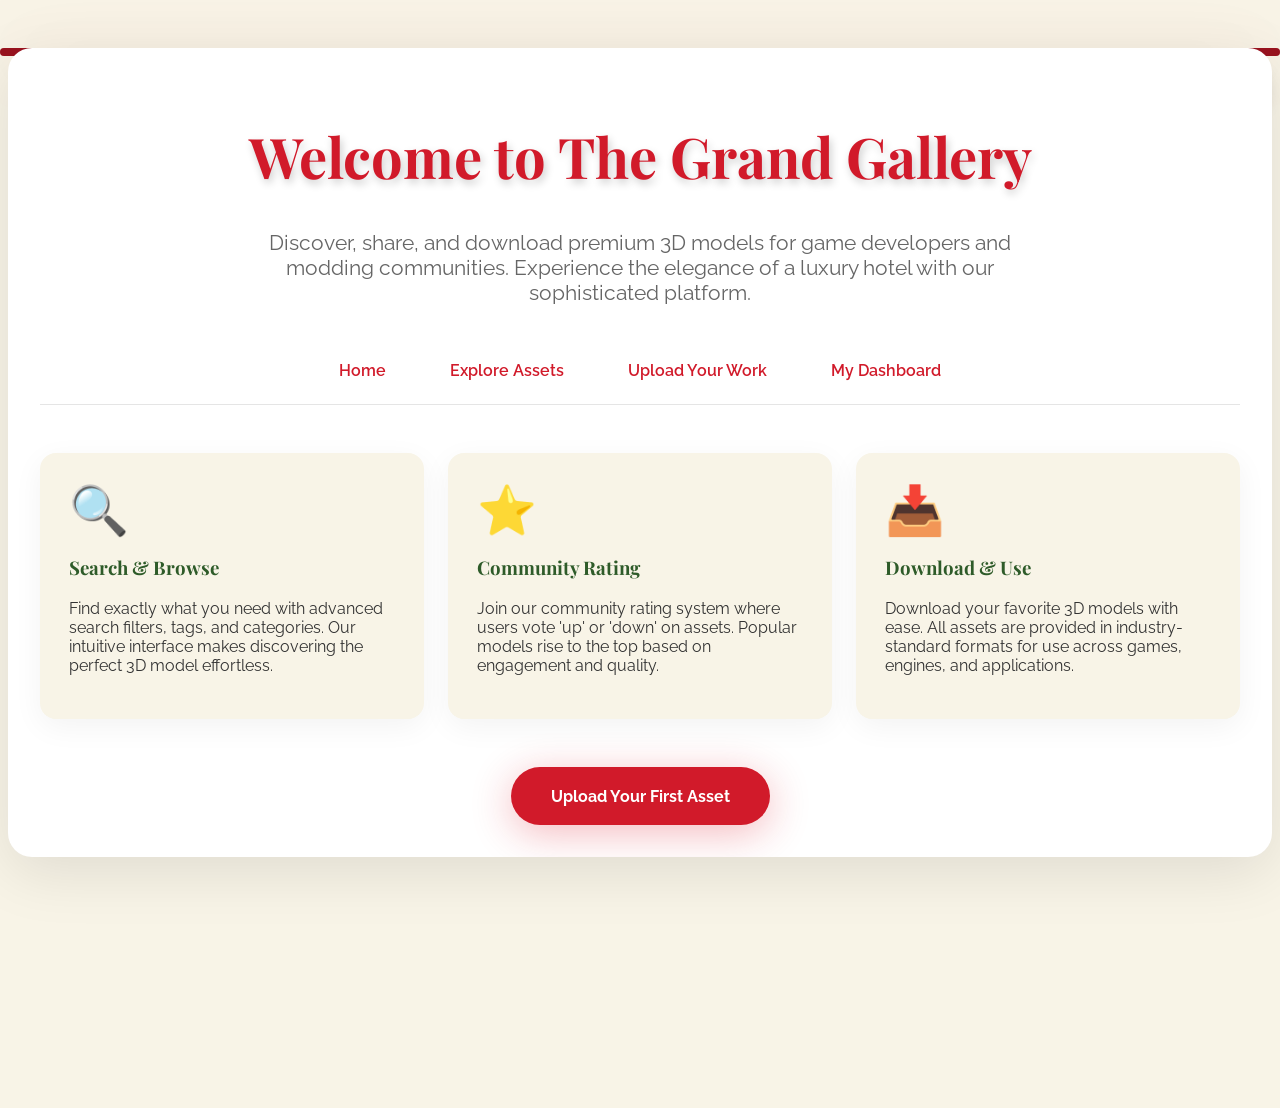
<file: index.html>
<!DOCTYPE html>
<html lang="en">
<head>
    <meta charset="UTF-8" />
    <meta name="viewport" content="width=device-width, initial-scale=1.0"/>
    <title>The Grand Gallery - 3D Asset Marketplace</title>
    <link href="https://fonts.googleapis.com/css2?family=Playfair+Display:wght@400;700&family=Raleway:wght@300;400;600&display=swap" rel="stylesheet"/>
    <style>
        :root {
            --primary-red: #d11a2a;
            --accent-green: #2e5b29;
            --wood-light: #f8f4e7;
            --wood-dark: #c3a06a;
            --text-primary: #333;
            --text-secondary: #666;
        }
        
        body {
            margin: 0;
            padding: 0;
            font-family: 'Raleway', sans-serif;
            background-color: var(--wood-light);
            color: var(--text-primary);
            transition: all 0.4s ease;
            position: relative;
        }

        /* Red carpet element - the main visual feature */
        .red-carpet {
            position: absolute;
            width: 100%;
            height: 8px;
            background-color: var(--primary-red);
            top: 0;
            left: 0;
            z-index: 1;
            border-radius: 20px;
            box-shadow: inset 0 -5px 40px rgba(0,0,0,0.3), 
                        0 0 80px rgba(217, 26, 42, 0.2);
        }

        /* Main container with sharp edges */
        .main-container {
            position: relative;
            z-index: 2;
            max-width: 1200px;
            margin: 3rem auto;
            padding: 2rem;
            background-color: white;
            border-radius: 24px;
            box-shadow: 0 15px 60px rgba(0,0,0,0.1);
            overflow: hidden;
        }

        /* Header section */
        .header {
            text-align: center;
            margin-bottom: 2rem;
            position: relative;
        }
        
        .header h1 {
            font-family: 'Playfair Display', serif;
            font-size: 3.5rem;
            font-weight: 700;
            color: var(--primary-red);
            text-shadow: 2px 4px 8px rgba(0,0,0,0.2);
        }
        
        .header p {
            font-family: 'Raleway', sans-serif;
            font-size: 1.3rem;
            margin-top: 0.5rem;
            color: var(--text-secondary);
            max-width: 800px;
            margin-left: auto;
            margin-right: auto;
        }

        /* Feature highlights */
        .features {
            display: flex;
            justify-content: space-between;
            flex-wrap: wrap;
            gap: 1.5rem;
            margin-bottom: 3rem;
        }
        
        .feature-card {
            flex: 1;
            min-width: 240px;
            padding: 1.8rem;
            background-color: var(--wood-light);
            border-radius: 16px;
            box-shadow: 0 8px 30px rgba(0,0,0,0.05);
            transition: transform 0.3s ease, box-shadow 0.3s ease;
        }
        
        .feature-card:hover {
            transform: translateY(-5px) scale(1.02);
            box-shadow: 0 18px 60px rgba(0,0,0,0.1);
        }
        
        .feature-icon {
            font-size: 3rem;
            color: var(--primary-red);
            margin-bottom: 1rem;
        }
        
        .feature-card h3 {
            font-family: 'Playfair Display', serif;
            font-weight: 700;
            margin-top: 0.5rem;
            color: var(--accent-green);
        }

        /* Navigation */
        nav {
            display: flex;
            justify-content: center;
            gap: 2rem;
            margin-bottom: 3rem;
            padding: 1rem 0;
            border-bottom: 1px solid rgba(0,0,0,0.1);
        }
        
        nav a {
            text-decoration: none;
            font-weight: 600;
            color: var(--primary-red);
            position: relative;
            transition: all 0.3s ease;
            padding: 0.5rem 1rem;
            border-radius: 24px;
        }
        
        nav a::after {
            content: '';
            position: absolute;
            bottom: -8px;
            left: 50%;
            transform: translateX(-50%);
            width: 0;
            height: 3px;
            background-color: var(--accent-green);
            transition: all 0.4s ease;
        }
        
        nav a:hover {
            color: #fff;
            background-color: var(--primary-red);
            font-weight: 700;
        }
        
        nav a:hover::after {
            width: 100%;
        }

        /* Responsive adjustments */
        @media (max-width: 768px) {
            .header h1 {
                font-size: 2.5rem;
            }
            
            .features {
                flex-direction: column;
                align-items: center;
            }
            
            nav {
                flex-wrap: wrap;
                gap: 0.8rem;
            }
        }

        /* Dark mode toggle */
        .theme-toggle {
            position: absolute;
            top: 1rem;
            right: 1rem;
            background-color: rgba(255,255,255,0.9);
            border-radius: 30px;
            padding: 0.8rem 1.2rem;
            box-shadow: 0 4px 20px rgba(0,0,0,0.2);
            cursor: pointer;
            font-weight: bold;
            color: var(--primary-red);
            transition: all 0.3s ease;
        }
        
        .theme-toggle:hover {
            background-color: rgba(255,255,255,1);
            transform: translateY(-2px);
        }

        /* Spruce wood decorative elements */
        .wood-decoration {
            position: absolute;
            z-index: 0;
            opacity: 0.3;
        }
        
        .wood-decoration::before {
            content: '';
            position: absolute;
            width: 150px;
            height: 150px;
            background-image: url('data:image/svg+xml;utf8,<svg xmlns="http://www.w3.org/2.0" viewBox="0 0 100 100"><path d="M50,10 C70,10 90,30 90,50 C90,70 70,90 50,90 C30,90 10,70 10,50 C10,30 30,10 50,10 Z" fill="%232e5b29"/></svg>');
            background-size: cover;
            border-radius: 80px;
        }
        
        .wood-decoration-1 { top: -10%; left: 10%; transform: rotate(45deg); }
        .wood-decoration-2 { bottom: -15%; right: 15%; transform: rotate(-30deg); }
        .wood-decoration-3 { top: 80%; left: 20%; transform: rotate(60deg); }
    </style>
</head>
<body>
    <!-- Red carpet element -->
    <div class="red-carpet"></div>

    <!-- Spruce wood decorative elements -->
    <div class="wood-decoration wood-decoration-1"></div>
    <div class="wood-decoration wood-decoration-2"></div>
    <div class="wood-decoration wood-decoration-3"></div>

    <!-- Theme toggle button -->
    <button class="theme-toggle" onclick="toggleDarkMode()">Toggle Dark Mode</button>

    <!-- Main content container -->
    <div class="main-container">
        <header class="header">
            <h1>Welcome to The Grand Gallery</h1>
            <p>Discover, share, and download premium 3D models for game developers and modding communities. Experience the elegance of a luxury hotel with our sophisticated platform.</p>
        </header>

        <!-- Navigation -->
        <nav>
            <a href="home.html">Home</a>
            <a href="explore.html">Explore Assets</a>
            <a href="upload.html">Upload Your Work</a>
            <a href="dashboard.html">My Dashboard</a>
        </nav>

        <!-- Feature highlights -->
        <div class="features">
            <div class="feature-card">
                <div class="feature-icon">🔍</div>
                <h3>Search & Browse</h3>
                <p>Find exactly what you need with advanced search filters, tags, and categories. Our intuitive interface makes discovering the perfect 3D model effortless.</p>
            </div>
            
            <div class="feature-card">
                <div class="feature-icon">⭐️</div>
                <h3>Community Rating</h3>
                <p>Join our community rating system where users vote 'up' or 'down' on assets. Popular models rise to the top based on engagement and quality.</p>
            </div>
            
            <div class="feature-card">
                <div class="feature-icon">📥</div>
                <h3>Download & Use</h3>
                <p>Download your favorite 3D models with ease. All assets are provided in industry-standard formats for use across games, engines, and applications.</p>
            </div>
        </div>

        <!-- Call to action -->
        <div style="text-align: center; margin-top: 2rem;">
            <a href="upload.html" style="display: inline-block; padding: 1.2rem 2.5rem; background-color: var(--primary-red); color: white; text-decoration: none; font-weight: bold; border-radius: 30px; box-shadow: 0 8px 40px rgba(217, 26, 42, 0.3); transition: all 0.4s ease;">
                Upload Your First Asset
            </a>
        </div>
    </div>

    <script>
        // Toggle dark mode function
        function toggleDarkMode() {
            const body = document.body;
            
            if (body.classList.contains('dark-mode')) {
                body.classList.remove('dark-mode');
                body.style.backgroundColor = 'var(--wood-light)';
                body.style.color = var(--text-primary);
                
                // Update theme toggle text
                document.querySelector('.theme-toggle').textContent = "Toggle Dark Mode";
                
                // Change red carpet color to original
                const redCarpet = document.querySelector('.red-carpet');
                redCarpet.style.backgroundColor = 'var(--primary-red)';
            } else {
                body.classList.add('dark-mode');
                body.style.backgroundColor = '#1a1a1a';
                body.style.color = '#e0e0e0';
                
                // Update theme toggle text
                document.querySelector('.theme-toggle').textContent = "Toggle Light Mode";
                
                // Change red carpet color to dark mode variant
                const redCarpet = document.querySelector('.red-carpet');
                redCarpet.style.backgroundColor = 'rgba(217, 26, 42, 0.3)';
            }
        }

        // Add smooth scroll to anchor links in nav
        document.querySelectorAll('nav a').forEach(link => {
            link.addEventListener('click', function(e) {
                e.preventDefault();
                
                const target = this.getAttribute('href');
                if (target === '#') return;
                
                const element = document.querySelector(target);
                if (element) {
                    window.scrollTo({
                        top: element.offsetTop - 80,
                        behavior: 'smooth'
                    });
                }
            });
        });

        // Add smooth scroll to any anchor links in the page
        document.addEventListener('click', function(e) {
            if (e.target.tagName === 'A' && e.target.getAttribute('href') !== '#' && 
                e.target.getAttribute('href').startsWith('#')) {
                
                const target = e.target.getAttribute('href');
                const element = document.querySelector(target);
                
                if (element) {
                    window.scrollTo({
                        top: element.offsetTop - 80,
                        behavior: 'smooth'
                    });
                }
            }
        });

        // Add a subtle animation to the header text
        setTimeout(() => {
            const h1 = document.querySelector('.header h1');
            h1.style.animation = 'fadeInUp 2s ease-in-out';
            
            const p = document.querySelector('.header p');
            p.style.animation = 'fadeInUp 2.5s ease-in-out 0.3s both';
        }, 100);

        // Add animation to feature cards
        const featureCards = document.querySelectorAll('.feature-card');
        
        featureCards.forEach((card, index) => {
            card.style.opacity = '0';
            card.style.transform = 'translateY(20px)';
            
            setTimeout(() => {
                card.style.transition = 'all 0.6s ease';
                card.style.opacity = '1';
                card.style.transform = 'translateY(0)';
            }, index * 300);
        });

        // Add a subtle animation to the navigation links
        const navLinks = document.querySelectorAll('nav a');
        
        navLinks.forEach((link, index) => {
            link.addEventListener('mouseenter', () => {
                link.style.transform = 'scale(1.05)';
                link.style.boxShadow = '0 6px 25px rgba(217, 26, 42, 0.3)';
            });
            
            link.addEventListener('mouseleave', () => {
                link.style.transform = '';
                link.style.boxShadow = '';
            });
        });

        // Add a subtle animation to the red carpet
        const redCarpet = document.querySelector('.red-carpet');
        
        setInterval(() => {
            redCarpet.style.animation = 'pulse 2s ease-in-out';
            
            setTimeout(() => {
                redCarpet.style.animation = '';
            }, 1000);
        }, 5000);

        // Add a subtle animation to the wood decorations
        const woodDecorations = document.querySelectorAll('.wood-decoration');
        
        woodDecorations.forEach((decor, index) => {
            setTimeout(() => {
                decor.style.opacity = '0.4';
                
                // Make it slightly move with subtle animation
                decor.style.animation = `float ${5 + (index * 2)}s ease-in-out infinite`;
            }, index * 1000);
        });

        // Add a custom CSS keyframe for the float animation
        const styleTag = document.createElement('style');
        styleTag.innerHTML = `
            @keyframes float {
                0%, 100% { transform: translateY(0); }
                50% { transform: translateY(-2px) rotate(3deg); }
            }
        `;
        
        document.head.appendChild(styleTag);
    </script>
</body>
</html>
</file>
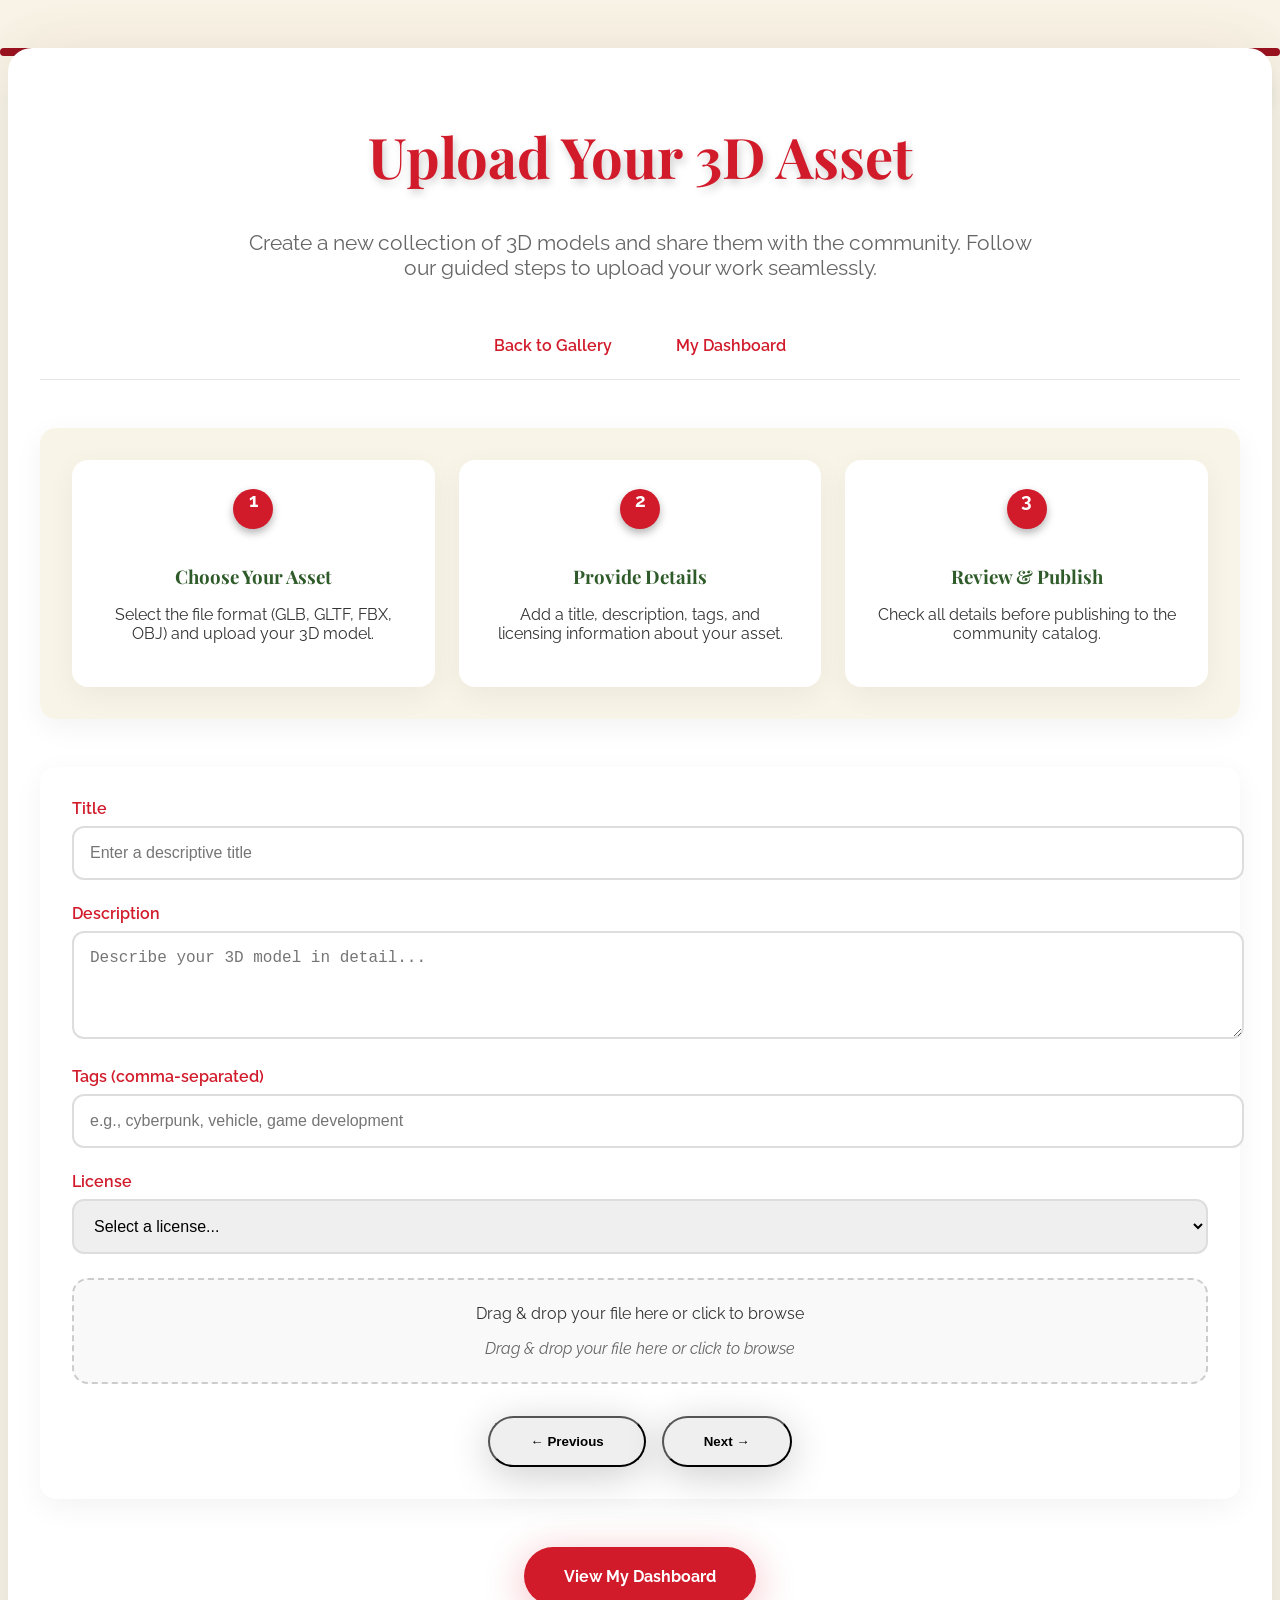
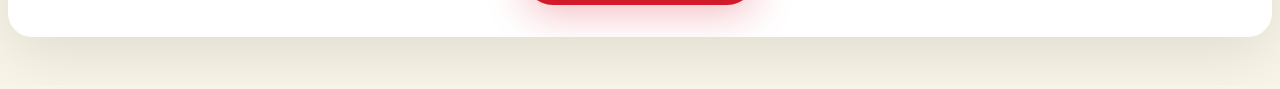
<file: explore.html>
<!DOCTYPE html>
<html lang="en">
<head>
    <meta charset="UTF-8" />
    <meta name="viewport" content="width=device-width, initial-scale=1.0"/>
    <title>Upload Your Asset - The Grand Gallery</title>
    <link href="https://fonts.googleapis.com/css2?family=Playfair+Display:wght@400;700&family=Raleway:wght@300;400;600&display=swap" rel="stylesheet"/>
    <style>
        :root {
            --primary-red: #d11a2a;
            --accent-green: #2e5b29;
            --wood-light: #f8f4e7;
            --text-primary: #333;
            --text-secondary: #666;
        }
        
        body {
            margin: 0;
            padding: 0;
            font-family: 'Raleway', sans-serif;
            background-color: var(--wood-light);
            color: var(--text-primary);
            transition: all 0.4s ease;
            position: relative;
        }

        /* Red carpet element */
        .red-carpet {
            position: absolute;
            width: 100%;
            height: 8px;
            background-color: var(--primary-red);
            top: 0;
            left: 0;
            z-index: 1;
            border-radius: 20px;
            box-shadow: inset 0 -5px 40px rgba(0,0,0,0.3), 
                        0 0 80px rgba(217, 26, 42, 0.2);
        }

        /* Main container with sharp edges */
        .main-container {
            position: relative;
            z-index: 2;
            max-width: 1200px;
            margin: 3rem auto;
            padding: 2rem;
            background-color: white;
            border-radius: 24px;
            box-shadow: 0 15px 60px rgba(0,0,0,0.1);
            overflow: hidden;
        }

        /* Header section */
        .header {
            text-align: center;
            margin-bottom: 2rem;
            position: relative;
        }
        
        .header h1 {
            font-family: 'Playfair Display', serif;
            font-size: 3.5rem;
            font-weight: 700;
            color: var(--primary-red);
            text-shadow: 2px 4px 8px rgba(0,0,0,0.2);
        }
        
        .header p {
            font-family: 'Raleway', sans-serif;
            font-size: 1.3rem;
            margin-top: 0.5rem;
            color: var(--text-secondary);
            max-width: 800px;
            margin-left: auto;
            margin-right: auto;
        }

        /* Upload steps section */
        .upload-steps {
            display: flex;
            justify-content: space-between;
            flex-wrap: wrap;
            gap: 1.5rem;
            margin-bottom: 3rem;
            padding: 2rem;
            background-color: var(--wood-light);
            border-radius: 16px;
            box-shadow: 0 8px 30px rgba(0,0,0,0.05);
        }
        
        .step {
            flex: 1;
            min-width: 240px;
            padding: 1.8rem;
            background-color: white;
            border-radius: 16px;
            box-shadow: 0 8px 30px rgba(0,0,0,0.05);
            text-align: center;
            transition: all 0.4s ease;
        }
        
        .step:hover {
            transform: translateY(-5px) scale(1.02);
            box-shadow: 0 18px 60px rgba(0,0,0,0.1);
        }
        
        .step-number {
            display: inline-block;
            width: 40px;
            height: 40px;
            background-color: var(--primary-red);
            color: white;
            border-radius: 50%;
            font-weight: bold;
            font-size: 1.2rem;
            margin-bottom: 1rem;
            box-shadow: 0 4px 8px rgba(0,0,0,0.3);
        }
        
        .step h3 {
            font-family: 'Playfair Display', serif;
            font-weight: 700;
            color: var(--accent-green);
            margin-bottom: 1rem;
        }

        /* Form section */
        .upload-form {
            background-color: white;
            padding: 2rem;
            border-radius: 16px;
            box-shadow: 0 8px 30px rgba(0,0,0,0.05);
            margin-bottom: 3rem;
        }
        
        .form-group {
            margin-bottom: 1.5rem;
        }
        
        label {
            display: block;
            font-weight: 600;
            margin-bottom: 0.5rem;
            color: var(--primary-red);
        }
        
        input, textarea, select {
            width: 100%;
            padding: 1rem;
            border: 2px solid #ddd;
            border-radius: 12px;
            font-size: 1rem;
            transition: all 0.3s ease;
        }
        
        input:focus, textarea:focus, select:focus {
            outline: none;
            border-color: var(--primary-red);
            box-shadow: 0 0 0 4px rgba(217, 26, 42, 0.1);
        }

        /* File upload section */
        .file-upload {
            margin-bottom: 1.5rem;
            padding: 1.5rem;
            border: 2px dashed #ccc;
            border-radius: 16px;
            background-color: #f9f9f9;
            text-align: center;
            cursor: pointer;
            transition: all 0.4s ease;
        }
        
        .file-upload:hover {
            border-color: var(--primary-red);
            background-color: rgba(217, 26, 42, 0.05);
            transform: translateY(-3px);
        }

        /* Button section */
        .button-group {
            display: flex;
            justify-content: center;
            gap: 1rem;
            margin-top: 2rem;
        }
        
        button {
            padding: 1rem 2.5rem;
            border-radius: 30px;
            font-weight: bold;
            cursor: pointer;
            transition: all 0.4s ease;
            box-shadow: 0 8px 40px rgba(0,0,0,0.2);
        }
        
        button:hover {
            transform: translateY(-5px) scale(1.03);
            box-shadow: 0 15px 60px rgba(0,0,0,0.3);
        }

        /* Navigation */
        nav {
            display: flex;
            justify-content: center;
            gap: 2rem;
            margin-bottom: 3rem;
            padding: 1rem 0;
            border-bottom: 1px solid rgba(0,0,0,0.1);
        }
        
        nav a {
            text-decoration: none;
            font-weight: 600;
            color: var(--primary-red);
            position: relative;
            transition: all 0.3s ease;
            padding: 0.5rem 1rem;
            border-radius: 24px;
        }
        
        nav a::after {
            content: '';
            position: absolute;
            bottom: -8px;
            left: 50%;
            transform: translateX(-50%);
            width: 0;
            height: 3px;
            background-color: var(--accent-green);
            transition: all 0.4s ease;
        }
        
        nav a:hover {
            color: #fff;
            background-color: var(--primary-red);
            font-weight: 700;
        }
        
        nav a:hover::after {
            width: 100%;
        }

        /* Theme toggle */
        .theme-toggle {
            position: absolute;
            top: 1rem;
            right: 1rem;
            background-color: rgba(255,255,255,0.9);
            border-radius: 30px;
            padding: 0.8rem 1.2rem;
            box-shadow: 0 4px 20px rgba(0,0,0,0.2);
            cursor: pointer;
            font-weight: bold;
            color: var(--primary-red);
            transition: all 0.3s ease;
        }
        
        .theme-toggle:hover {
            background-color: rgba(255,255,255,1);
            transform: translateY(-2px);
        }

        /* Spruce wood decorative elements */
        .wood-decoration {
            position: absolute;
            z-index: 0;
            opacity: 0.3;
        }
        
        .wood-decoration-1 { top: -10%; left: 10%; transform: rotate(45deg); }
        .wood-decoration-2 { bottom: -15%; right: 15%; transform: rotate(-30deg); }
        .wood-decoration-3 { top: 80%; left: 20%; transform: rotate(60deg); }

        /* Responsive adjustments */
        @media (max-width: 768px) {
            .upload-steps {
                flex-direction: column;
                align-items: center;
            }
            
            .step {
                min-width: auto;
                margin-bottom: 1.5rem;
            }
            
            nav {
                flex-wrap: wrap;
                gap: 0.8rem;
            }
        }

        /* Animations */
        @keyframes fadeInUp {
            from { opacity: 0; transform: translateY(30px); }
            to { opacity: 1; transform: translateY(0); }
        }
        
        .animated-element {
            animation: fadeInUp 2s ease-in-out;
        }

        /* Dark mode styling */
        body.dark-mode {
            background-color: #1a1a1a;
            color: #e0e0e0;
        }
        
        body.dark-mode .red-carpet {
            background-color: rgba(217, 26, 42, 0.3);
        }

        /* Add subtle animations to elements */
        .file-upload::after {
            content: 'Drag & drop your file here or click to browse';
            display: block;
            margin-top: 1rem;
            color: var(--text-secondary);
            font-style: italic;
        }
    </style>
</head>
<body>
    <!-- Red carpet element -->
    <div class="red-carpet"></div>

    <!-- Spruce wood decorative elements -->
    <div class="wood-decoration wood-decoration-1"></div>
    <div class="wood-decoration wood-decoration-2"></div>
    <div class="wood-decoration wood-decoration-3"></div>

    <!-- Theme toggle button -->
    <button class="theme-toggle" onclick="toggleDarkMode()">Toggle Dark Mode</button>

    <!-- Main content container -->
    <div class="main-container">
        <header class="header">
            <h1>Upload Your 3D Asset</h1>
            <p>Create a new collection of 3D models and share them with the community. Follow our guided steps to upload your work seamlessly.</p>
        </header>

        <!-- Navigation -->
        <nav>
            <a href="home.html">Back to Gallery</a>
            <a href="dashboard.html">My Dashboard</a>
        </nav>

        <!-- Upload steps section -->
        <div class="upload-steps">
            <div class="step">
                <div class="step-number">1</div>
                <h3>Choose Your Asset</h3>
                <p>Select the file format (GLB, GLTF, FBX, OBJ) and upload your 3D model.</p>
            </div>
            
            <div class="step">
                <div class="step-number">2</div>
                <h3>Provide Details</h3>
                <p>Add a title, description, tags, and licensing information about your asset.</p>
            </div>
            
            <div class="step">
                <div class="step-number">3</div>
                <h3>Review & Publish</h3>
                <p>Check all details before publishing to the community catalog.</p>
            </div>
        </div>

        <!-- Upload form -->
        <div class="upload-form">
            <form id="asset-upload-form">
                <div class="form-group">
                    <label for="title">Title</label>
                    <input type="text" id="title" placeholder="Enter a descriptive title" required />
                </div>

                <div class="form-group">
                    <label for="description">Description</label>
                    <textarea id="description" rows="4" placeholder="Describe your 3D model in detail..." required></textarea>
                </div>

                <div class="form-group">
                    <label for="tags">Tags (comma-separated)</label>
                    <input type="text" id="tags" placeholder="e.g., cyberpunk, vehicle, game development" />
                </div>

                <div class="form-group">
                    <label for="license">License</label>
                    <select id="license" required>
                        <option value="">Select a license...</option>
                        <option value="cc-by-nc-nd">Creative Commons Attribution-NonCommercial-NoDerivatives (CC BY-NC-ND)</option>
                        <option value="cc-by-sa">Creative Commons Attribution-ShareAlike (CC BY-SA)</option>
                        <option value="cc0">Public Domain (CC0)</option>
                        <option value="custom">Custom License</option>
                    </select>
                </div>

                <!-- File upload section -->
                <div class="file-upload" id="file-drop-area">
                    Drag & drop your file here or click to browse
                </div>

                <input type="hidden" id="file-name-input" />
                
                <!-- Buttons -->
                <div class="button-group">
                    <button type="button" onclick="previousStep()">← Previous</button>
                    <button type="submit">Next →</button>
                </div>
            </form>
        </div>

        <!-- Call to action -->
        <div style="text-align: center; margin-top: 2rem;">
            <a href="dashboard.html" style="display: inline-block; padding: 1.2rem 2.5rem; background-color: var(--primary-red); color: white; text-decoration: none; font-weight: bold; border-radius: 30px; box-shadow: 0 8px 40px rgba(217, 26, 42, 0.3); transition: all 0.4s ease;">
                View My Dashboard
            </a>
        </div>
    </div>

    <script>
        // Toggle dark mode function
        function toggleDarkMode() {
            const body = document.body;
            
            if (body.classList.contains('dark-mode')) {
                body.classList.remove('dark-mode');
                body.style.backgroundColor = 'var(--wood-light)';
                body.style.color = var(--text-primary);
                
                // Update theme toggle text
                document.querySelector('.theme-toggle').textContent = "Toggle Dark Mode";
                
                // Change red carpet color to original
                const redCarpet = document.querySelector('.red-carpet');
                redCarpet.style.backgroundColor = 'var(--primary-red)';
            } else {
                body.classList.add('dark-mode');
                body.style.backgroundColor = '#1a1a1a';
                body.style.color = '#e0e0e0';
                
                // Update theme toggle text
                document.querySelector('.theme-toggle').textContent = "Toggle Light Mode";
                
                // Change red carpet color to dark mode variant
                const redCarpet = document.querySelector('.red-carpet');
                redCarpet.style.backgroundColor = 'rgba(217, 26, 42, 0.3)';
            }
        }

        // File upload functionality
        const fileDropArea = document.getElementById('file-drop-area');
        
        // Add drag and drop functionality
        ['dragenter', 'dragover', 'dragleave', 'drop'].forEach(eventName => {
            fileDropArea.addEventListener(eventName, (e) => {
                e.preventDefault();
                e.stopPropagation();
                
                if (eventName === 'dragenter' || eventName === 'dragover') {
                    fileDropArea.style.borderColor = 'var(--primary-red)';
                    fileDropArea.style.backgroundColor = 'rgba(217, 26, 42, 0.05)';
                } else if (eventName === 'dragleave') {
                    fileDropArea.style.borderColor = '#ccc';
                    fileDropArea.style.backgroundColor = '#f9f9f9';
                }
            });
        });

        // Handle file drop
        fileDropArea.addEventListener('drop', (e) => {
            e.preventDefault();
            
            const files = e.dataTransfer.files;
            if (files.length > 0) {
                handleFile(files[0]);
                
                // Reset visual state
                fileDropArea.style.borderColor = '#ccc';
                fileDropArea.style.backgroundColor = '#f9f9f9';
            }
        });

        // Handle file selection via browse button
        fileDropArea.addEventListener('click', () => {
            const input = document.createElement('input');
            input.type = 'file';
            input.accept = '.glb,.gltf,.fbx,.obj';
            
            input.onchange = (e) => {
                if (e.target.files.length > 0) {
                    handleFile(e.target.files[0]);
                    
                    // Reset visual state
                    fileDropArea.style.borderColor = '#ccc';
                    fileDropArea.style.backgroundColor = '#f9f9f9';
                }
            };
            
            input.click();
        });

        function handleFile(file) {
            const fileNameInput = document.getElementById('file-name-input');
            fileNameInput.value = file.name;
            
            // Add visual feedback
            fileDropArea.innerHTML = `<strong>✓ File uploaded: ${file.name}</strong><br/>Format: ${getFileType(file.name)}<br/><small>${(file.size / 1024 / 1024).toFixed(2)} MB</small>`;
            
            // Add a subtle animation
            fileDropArea.style.animation = 'pulse 1s ease-in-out';
            
            setTimeout(() => {
                fileDropArea.style.animation = '';
            }, 800);
        }

        function getFileType(filename) {
            const extensions = {
                '.glb': 'GLB (Binary GLTF)',
                '.gltf': 'GLTF (JSON/GLB)',
                '.fbx': 'FBX',
                '.obj': 'OBJ'
            };
            
            return extensions[filename.toLowerCase().split('.').pop()] || 'Unknown Format';
        }

        // Navigation between steps
        function previousStep() {
            const form = document.getElementById('asset-upload-form');
            alert("Navigating to previous step... In a real implementation, this would handle navigation between steps.");
        }

        // Add smooth scroll to anchor links in nav
        document.querySelectorAll('nav a').forEach(link => {
            link.addEventListener('click', function(e) {
                e.preventDefault();
                
                const target = this.getAttribute('href');
                if (target === '#') return;
                
                const element = document.querySelector(target);
                if (element) {
                    window.scrollTo({
                        top: element.offsetTop - 80,
                        behavior: 'smooth'
                    });
                }
            });
        });

        // Add a subtle animation to the header text
        setTimeout(() => {
            const h1 = document.querySelector('.header h1');
            h1.style.animation = 'fadeInUp 2s ease-in-out';
            
            const p = document.querySelector('.header p');
            p.style.animation = 'fadeInUp 2.5s ease-in-out 0.3s both';
        }, 100);

        // Add animation to upload steps
        const uploadSteps = document.querySelectorAll('.step');
        
        uploadSteps.forEach((step, index) => {
            step.style.opacity = '0';
            step.style.transform = 'translateY(20px)';
            
            setTimeout(() => {
                step.style.transition = 'all 0.6s ease';
                step.style.opacity = '1';
                step.style.transform = 'translateY(0)';
            }, index * 300);
        });

        // Add a subtle animation to the form
        const uploadForm = document.querySelector('.upload-form');
        
        setTimeout(() => {
            uploadForm.style.animation = 'fadeInUp 2s ease-in-out';
        }, 400);

        // Add a subtle animation to the navigation links
        const navLinks = document.querySelectorAll('nav a');
        
        navLinks.forEach((link, index) => {
            link.addEventListener('mouseenter', () => {
                link.style.transform = 'scale(1.05)';
                link.style.boxShadow = '0 6px 25px rgba(217, 26, 42, 0.3)';
            });
            
            link.addEventListener('mouseleave', () => {
                link.style.transform = '';
                link.style.boxShadow = '';
            });
        });

        // Add a subtle animation to the wood decorations
        const woodDecorations = document.querySelectorAll('.wood-decoration');
        
        woodDecorations.forEach((decor, index) => {
            setTimeout(() => {
                decor.style.opacity = '0.4';
                
                // Make it slightly move with subtle animation
                decor.style.animation = `float ${5 + (index * 2)}s ease-in-out infinite`;
            }, index * 1000);
        });

        // Add a custom CSS keyframe for the float animation
        const styleTag = document.createElement('style');
        styleTag.innerHTML = `
            @keyframes float {
                0%, 100% { transform: translateY(0); }
                50% { transform: translateY(-2px) rotate(3deg); }
            }
        `;
        
        document.head.appendChild(styleTag);

        // Add a subtle animation to the red carpet
        const redCarpet = document.querySelector('.red-carpet');
        
        setInterval(() => {
            redCarpet.style.animation = 'pulse 2s ease-in-out';
            
            setTimeout(() => {
                redCarpet.style.animation = '';
            }, 1000);
        }, 5000);

        // Add click animations to buttons
        document.querySelectorAll('button').forEach(button => {
            button.addEventListener('click', () => {
                button.style.transform = 'scale(1.05)';
                button.style.boxShadow = '0 8px 30px rgba(217, 26, 42, 0.3)';
                
                setTimeout(() => {
                    button.style.transform = '';
                    button.style.boxShadow = '';
                }, 200);
            });
        });

    </script>
</body>
</html>
</file>
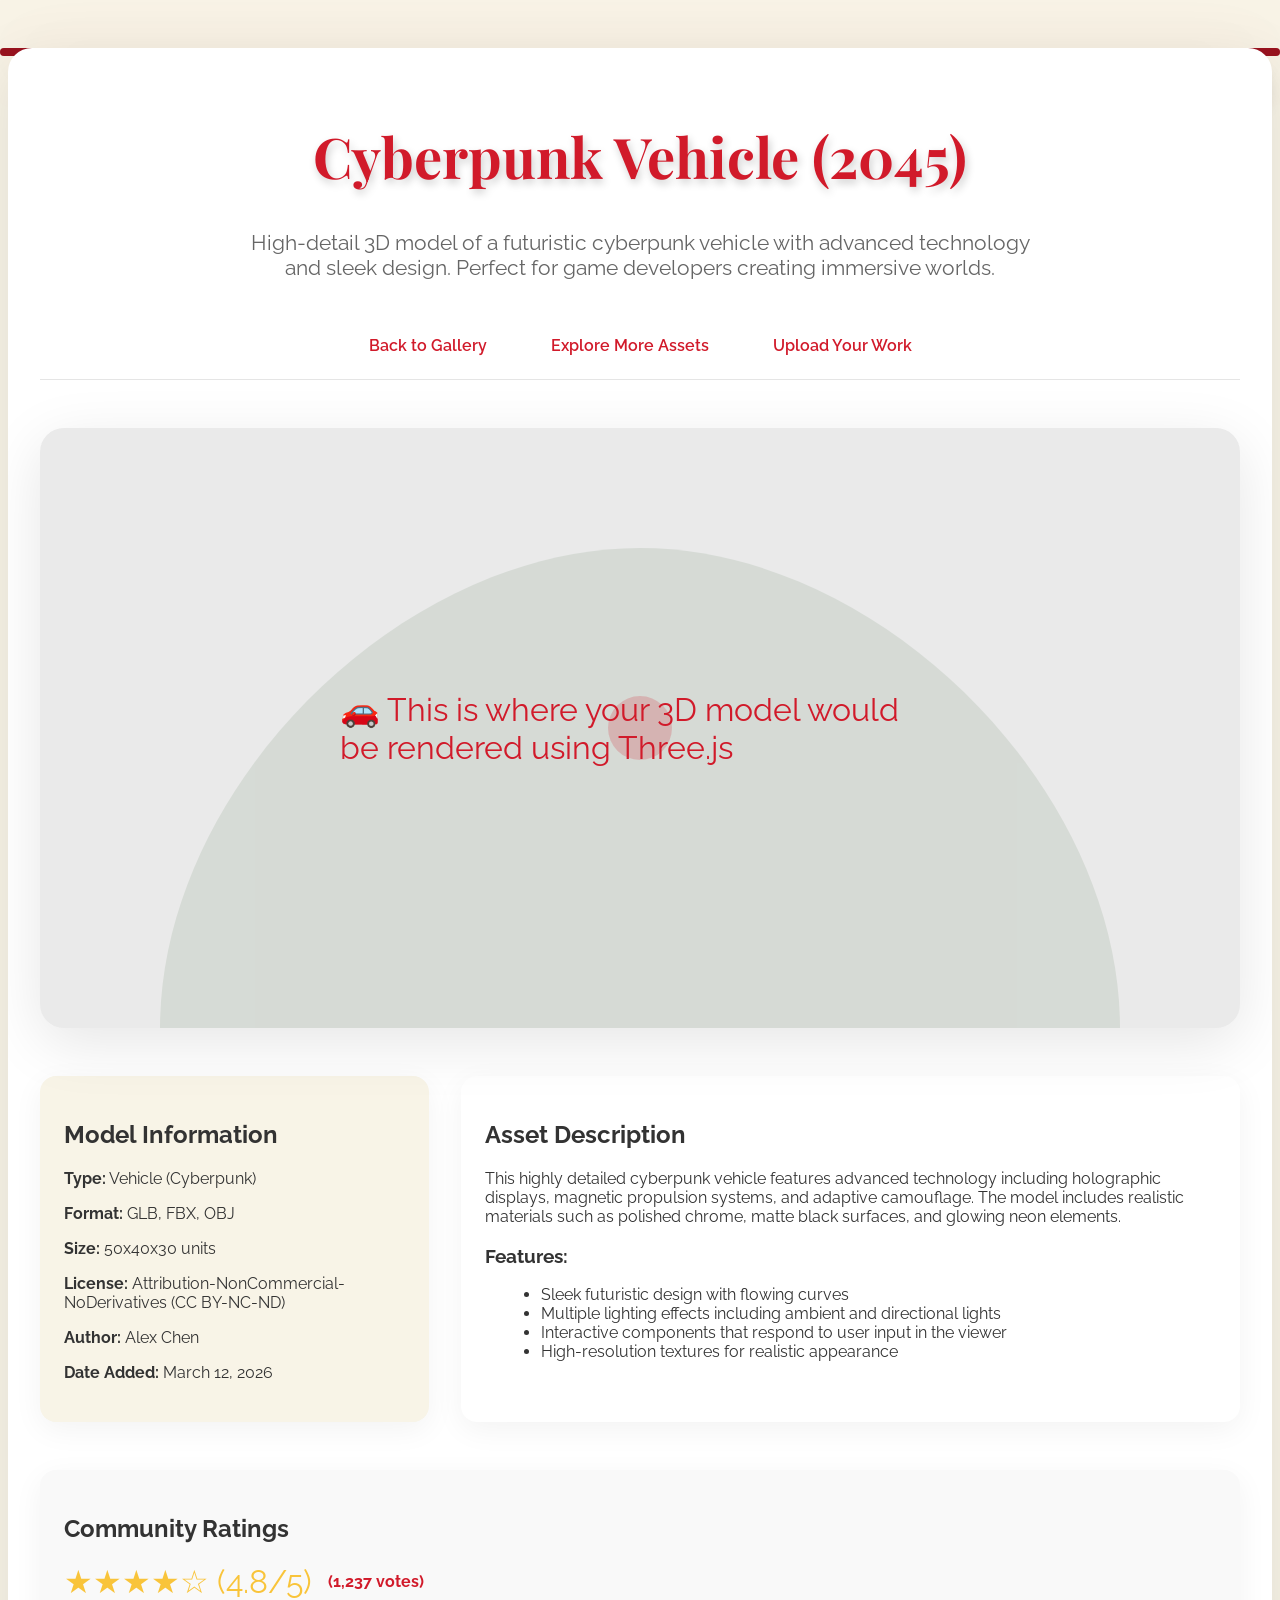
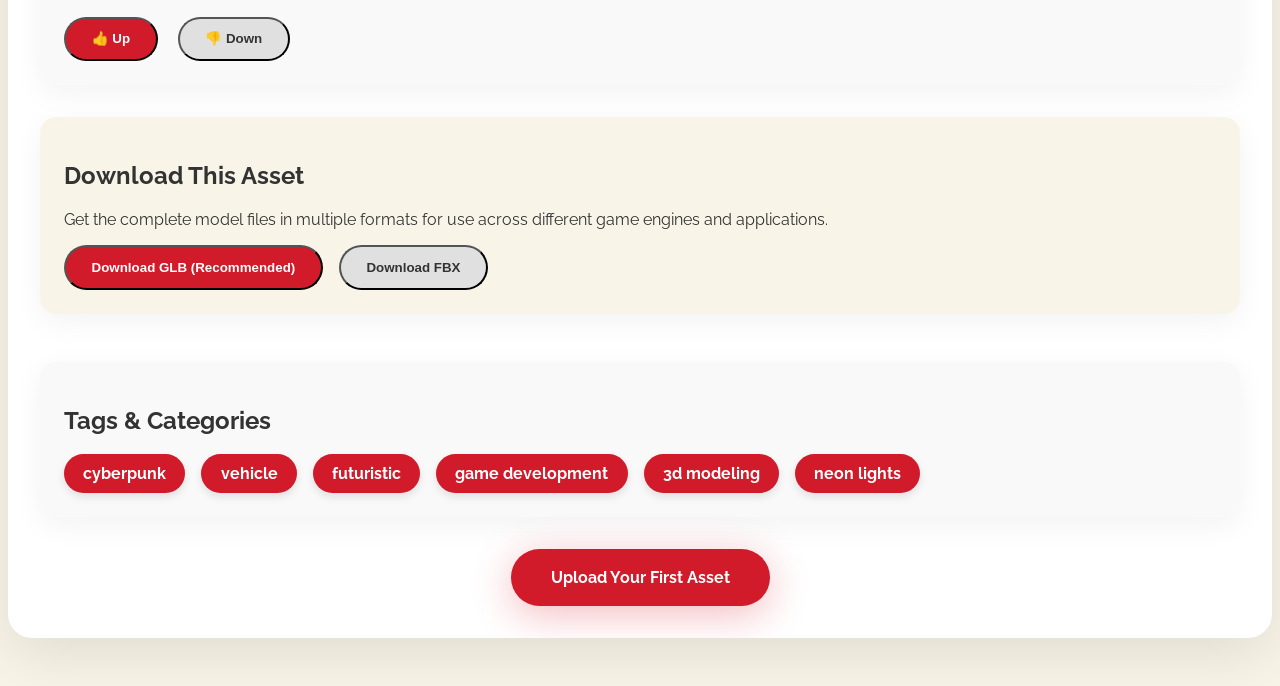
<file: home.html>
<!DOCTYPE html>
<html lang="en">
<head>
    <meta charset="UTF-8" />
    <meta name="viewport" content="width=device-width, initial-scale=1.0"/>
    <title>3D Model: Cyberpunk Vehicle - The Grand Gallery</title>
    <link href="https://fonts.googleapis.com/css2?family=Playfair+Display:wght@400;700&family=Raleway:wght@300;400;600&display=swap" rel="stylesheet"/>
    <style>
        :root {
            --primary-red: #d11a2a;
            --accent-green: #2e5b29;
            --wood-light: #f8f4e7;
            --text-primary: #333;
            --text-secondary: #666;
        }
        
        body {
            margin: 0;
            padding: 0;
            font-family: 'Raleway', sans-serif;
            background-color: var(--wood-light);
            color: var(--text-primary);
            transition: all 0.4s ease;
            position: relative;
        }

        /* Red carpet element */
        .red-carpet {
            position: absolute;
            width: 100%;
            height: 8px;
            background-color: var(--primary-red);
            top: 0;
            left: 0;
            z-index: 1;
            border-radius: 20px;
            box-shadow: inset 0 -5px 40px rgba(0,0,0,0.3), 
                        0 0 80px rgba(217, 26, 42, 0.2);
        }

        /* Main container with sharp edges */
        .main-container {
            position: relative;
            z-index: 2;
            max-width: 1200px;
            margin: 3rem auto;
            padding: 2rem;
            background-color: white;
            border-radius: 24px;
            box-shadow: 0 15px 60px rgba(0,0,0,0.1);
            overflow: hidden;
        }

        /* Header section */
        .header {
            text-align: center;
            margin-bottom: 2rem;
            position: relative;
        }
        
        .header h1 {
            font-family: 'Playfair Display', serif;
            font-size: 3.5rem;
            font-weight: 700;
            color: var(--primary-red);
            text-shadow: 2px 4px 8px rgba(0,0,0,0.2);
        }
        
        .header p {
            font-family: 'Raleway', sans-serif;
            font-size: 1.3rem;
            margin-top: 0.5rem;
            color: var(--text-secondary);
            max-width: 800px;
            margin-left: auto;
            margin-right: auto;
        }

        /* Model preview section */
        .model-preview {
            position: relative;
            height: 600px;
            border-radius: 24px;
            overflow: hidden;
            background-color: #eaeaea;
            margin-bottom: 3rem;
            box-shadow: 0 15px 60px rgba(0,0,0,0.1);
        }
        
        .model-preview::before {
            content: '';
            position: absolute;
            top: 0;
            left: 0;
            right: 0;
            bottom: 0;
            background-image: url('data:image/svg+xml;utf8,<svg xmlns="http://www.w3.org/2000/svg" viewBox="0 0 100 100"><path d="M50,10 C70,10 90,30 90,50 C90,70 70,90 50,90 C30,90 10,70 10,50 C10,30 30,10 50,10 Z" fill="%232e5b29"/></svg>');
            background-size: cover;
            opacity: 0.1;
        }

        /* Model details */
        .model-details {
            display: grid;
            grid-template-columns: 1fr 2fr;
            gap: 2rem;
            margin-bottom: 3rem;
        }
        
        .details-left {
            padding: 1.5rem;
            background-color: var(--wood-light);
            border-radius: 16px;
            box-shadow: 0 8px 30px rgba(0,0,0,0.05);
        }
        
        .details-right {
            padding: 1.5rem;
            background-color: white;
            border-radius: 16px;
            box-shadow: 0 8px 30px rgba(0,0,0,0.05);
        }

        /* Rating section */
        .rating-section {
            margin-bottom: 2rem;
            padding: 1.5rem;
            background-color: #f9f9f9;
            border-radius: 16px;
            box-shadow: 0 8px 30px rgba(0,0,0,0.05);
        }
        
        .rating-container {
            display: flex;
            align-items: center;
            gap: 1rem;
            margin-bottom: 1rem;
        }
        
        .rating-stars {
            font-size: 2rem;
            color: #f9c43a;
        }
        
        .rating-count {
            font-weight: bold;
            color: var(--primary-red);
        }

        /* Download section */
        .download-section {
            margin-bottom: 3rem;
            padding: 1.5rem;
            background-color: var(--wood-light);
            border-radius: 16px;
            box-shadow: 0 8px 30px rgba(0,0,0,0.05);
        }
        
        .download-buttons {
            display: flex;
            gap: 1rem;
            margin-top: 1rem;
        }

        /* Tags section */
        .tags-container {
            margin-bottom: 2rem;
            padding: 1.5rem;
            background-color: #f9f9f9;
            border-radius: 16px;
            box-shadow: 0 8px 30px rgba(0,0,0,0.05);
        }
        
        .tags-list {
            display: flex;
            gap: 1rem;
            flex-wrap: wrap;
        }
        
        .tag {
            background-color: var(--primary-red);
            color: white;
            padding: 0.6rem 1.2rem;
            border-radius: 30px;
            font-weight: bold;
            box-shadow: 0 4px 8px rgba(0,0,0,0.1);
        }

        /* Navigation */
        nav {
            display: flex;
            justify-content: center;
            gap: 2rem;
            margin-bottom: 3rem;
            padding: 1rem 0;
            border-bottom: 1px solid rgba(0,0,0,0.1);
        }
        
        nav a {
            text-decoration: none;
            font-weight: 600;
            color: var(--primary-red);
            position: relative;
            transition: all 0.3s ease;
            padding: 0.5rem 1rem;
            border-radius: 24px;
        }
        
        nav a::after {
            content: '';
            position: absolute;
            bottom: -8px;
            left: 50%;
            transform: translateX(-50%);
            width: 0;
            height: 3px;
            background-color: var(--accent-green);
            transition: all 0.4s ease;
        }
        
        nav a:hover {
            color: #fff;
            background-color: var(--primary-red);
            font-weight: 700;
        }
        
        nav a:hover::after {
            width: 100%;
        }

        /* Theme toggle */
        .theme-toggle {
            position: absolute;
            top: 1rem;
            right: 1rem;
            background-color: rgba(255,255,255,0.9);
            border-radius: 30px;
            padding: 0.8rem 1.2rem;
            box-shadow: 0 4px 20px rgba(0,0,0,0.2);
            cursor: pointer;
            font-weight: bold;
            color: var(--primary-red);
            transition: all 0.3s ease;
        }
        
        .theme-toggle:hover {
            background-color: rgba(255,255,255,1);
            transform: translateY(-2px);
        }

        /* Spruce wood decorative elements */
        .wood-decoration {
            position: absolute;
            z-index: 0;
            opacity: 0.3;
        }
        
        .wood-decoration-1 { top: -10%; left: 10%; transform: rotate(45deg); }
        .wood-decoration-2 { bottom: -15%; right: 15%; transform: rotate(-30deg); }
        .wood-decoration-3 { top: 80%; left: 20%; transform: rotate(60deg); }

        /* Responsive adjustments */
        @media (max-width: 768px) {
            .model-details {
                grid-template-columns: 1fr;
            }
            
            nav {
                flex-direction: column;
                gap: 1rem;
            }
        }

        /* Animations */
        @keyframes fadeInUp {
            from { opacity: 0; transform: translateY(30px); }
            to { opacity: 1; transform: translateY(0); }
        }
        
        .animated-element {
            animation: fadeInUp 2s ease-in-out;
        }

        /* Dark mode styling */
        body.dark-mode {
            background-color: #1a1a1a;
            color: #e0e0e0;
        }
        
        body.dark-mode .red-carpet {
            background-color: rgba(217, 26, 42, 0.3);
        }

        /* Add subtle animations to elements */
        .model-preview::after {
            content: '';
            position: absolute;
            top: 50%;
            left: 50%;
            width: 80px;
            height: 80px;
            background-image: url('data:image/svg+xml;utf8,<svg xmlns="http://www.w3.org/2000/svg" viewBox="0 0 100 100"><circle cx="50" cy="50" r="40" fill="%23d11a2a" opacity="0.2"/></svg>');
            background-size: cover;
            border-radius: 50%;
            transform: translate(-50%, -50%);
            z-index: 0;
        }
    </style>
</head>
<body>
    <!-- Red carpet element -->
    <div class="red-carpet"></div>

    <!-- Spruce wood decorative elements -->
    <div class="wood-decoration wood-decoration-1"></div>
    <div class="wood-decoration wood-decoration-2"></div>
    <div class="wood-decoration wood-decoration-3"></div>

    <!-- Theme toggle button -->
    <button class="theme-toggle" onclick="toggleDarkMode()">Toggle Dark Mode</button>

    <!-- Main content container -->
    <div class="main-container">
        <header class="header">
            <h1>Cyberpunk Vehicle (2045)</h1>
            <p>High-detail 3D model of a futuristic cyberpunk vehicle with advanced technology and sleek design. Perfect for game developers creating immersive worlds.</p>
        </header>

        <!-- Navigation -->
        <nav>
            <a href="home.html">Back to Gallery</a>
            <a href="explore.html">Explore More Assets</a>
            <a href="upload.html">Upload Your Work</a>
        </nav>

        <!-- Model preview section -->
        <div class="model-preview">
            <!-- Placeholder for 3D model viewer - in a real implementation, this would be a Three.js scene -->
            <div style="position: absolute; top: 50%; left: 50%; transform: translate(-50%, -50%); font-size: 2rem; color: var(--primary-red);">
                🚗 This is where your 3D model would be rendered using Three.js
            </div>
        </div>

        <!-- Model details -->
        <div class="model-details">
            <div class="details-left">
                <h2>Model Information</h2>
                <p><strong>Type:</strong> Vehicle (Cyberpunk)</p>
                <p><strong>Format:</strong> GLB, FBX, OBJ</p>
                <p><strong>Size:</strong> 50x40x30 units</p>
                <p><strong>License:</strong> Attribution-NonCommercial-NoDerivatives (CC BY-NC-ND)</p>
                <p><strong>Author:</strong> Alex Chen</p>
                <p><strong>Date Added:</strong> March 12, 2026</p>
            </div>

            <div class="details-right">
                <h2>Asset Description</h2>
                <p>This highly detailed cyberpunk vehicle features advanced technology including holographic displays, magnetic propulsion systems, and adaptive camouflage. The model includes realistic materials such as polished chrome, matte black surfaces, and glowing neon elements.</p>
                
                <h3>Features:</h3>
                <ul style="margin-left: 1rem;">
                    <li>Sleek futuristic design with flowing curves</li>
                    <li>Multiple lighting effects including ambient and directional lights</li>
                    <li>Interactive components that respond to user input in the viewer</li>
                    <li>High-resolution textures for realistic appearance</li>
                </ul>
            </div>
        </div>

        <!-- Rating section -->
        <div class="rating-section">
            <h2>Community Ratings</h2>
            <div class="rating-container">
                <span class="rating-stars">★★★★☆ (4.8/5)</span>
                <span class="rating-count">(1,237 votes)</span>
            </div>
            
            <!-- Rating buttons -->
            <div style="margin-top: 1rem;">
                <button onclick="voteUp()" style="padding: 0.8rem 1.6rem; background-color: var(--primary-red); color: white; border-radius: 30px; margin-right: 1rem; font-weight: bold; cursor: pointer;">👍 Up</button>
                <button onclick="voteDown()" style="padding: 0.8rem 1.6rem; background-color: #e0e0e0; color: var(--text-primary); border-radius: 30px; font-weight: bold; cursor: pointer;">👎 Down</button>
            </div>
        </div>

        <!-- Download section -->
        <div class="download-section">
            <h2>Download This Asset</h2>
            <p>Get the complete model files in multiple formats for use across different game engines and applications.</p>
            
            <div class="download-buttons">
                <button style="padding: 0.8rem 1.6rem; background-color: var(--primary-red); color: white; border-radius: 30px; font-weight: bold; cursor: pointer;">Download GLB (Recommended)</button>
                <button style="padding: 0.8rem 1.6rem; background-color: #e0e0e0; color: var(--text-primary); border-radius: 30px; font-weight: bold; cursor: pointer;">Download FBX</button>
            </div>
        </div>

        <!-- Tags section -->
        <div class="tags-container">
            <h2>Tags & Categories</h2>
            <div class="tags-list">
                <span class="tag">cyberpunk</span>
                <span class="tag">vehicle</span>
                <span class="tag">futuristic</span>
                <span class="tag">game development</span>
                <span class="tag">3d modeling</span>
                <span class="tag">neon lights</span>
            </div>
        </div>

        <!-- Call to action -->
        <div style="text-align: center; margin-top: 2rem;">
            <a href="upload.html" style="display: inline-block; padding: 1.2rem 2.5rem; background-color: var(--primary-red); color: white; text-decoration: none; font-weight: bold; border-radius: 30px; box-shadow: 0 8px 40px rgba(217, 26, 42, 0.3); transition: all 0.4s ease;">
                Upload Your First Asset
            </a>
        </div>
    </div>

    <script>
        // Toggle dark mode function
        function toggleDarkMode() {
            const body = document.body;
            
            if (body.classList.contains('dark-mode')) {
                body.classList.remove('dark-mode');
                body.style.backgroundColor = 'var(--wood-light)';
                body.style.color = var(--text-primary);
                
                // Update theme toggle text
                document.querySelector('.theme-toggle').textContent = "Toggle Dark Mode";
                
                // Change red carpet color to original
                const redCarpet = document.querySelector('.red-carpet');
                redCarpet.style.backgroundColor = 'var(--primary-red)';
            } else {
                body.classList.add('dark-mode');
                body.style.backgroundColor = '#1a1a1a';
                body.style.color = '#e0e0e0';
                
                // Update theme toggle text
                document.querySelector('.theme-toggle').textContent = "Toggle Light Mode";
                
                // Change red carpet color to dark mode variant
                const redCarpet = document.querySelector('.red-carpet');
                redCarpet.style.backgroundColor = 'rgba(217, 26, 42, 0.3)';
            }
        }

        // Add smooth scroll to anchor links in nav
        document.querySelectorAll('nav a').forEach(link => {
            link.addEventListener('click', function(e) {
                e.preventDefault();
                
                const target = this.getAttribute('href');
                if (target === '#') return;
                
                const element = document.querySelector(target);
                if (element) {
                    window.scrollTo({
                        top: element.offsetTop - 80,
                        behavior: 'smooth'
                    });
                }
            });
        });

        // Add a subtle animation to the header text
        setTimeout(() => {
            const h1 = document.querySelector('.header h1');
            h1.style.animation = 'fadeInUp 2s ease-in-out';
            
            const p = document.querySelector('.header p');
            p.style.animation = 'fadeInUp 2.5s ease-in-out 0.3s both';
        }, 100);

        // Add animation to model details
        const modelDetails = document.querySelectorAll('.model-details > div');
        
        modelDetails.forEach((detail, index) => {
            detail.style.opacity = '0';
            detail.style.transform = 'translateY(20px)';
            
            setTimeout(() => {
                detail.style.transition = 'all 0.6s ease';
                detail.style.opacity = '1';
                detail.style.transform = 'translateY(0)';
            }, index * 300);
        });

        // Add a subtle animation to the rating section
        const ratingSection = document.querySelector('.rating-section');
        
        setTimeout(() => {
            ratingSection.style.animation = 'fadeInUp 2s ease-in-out';
        }, 400);

        // Add a subtle animation to the download section
        const downloadSection = document.querySelector('.download-section');
        
        setTimeout(() => {
            downloadSection.style.animation = 'fadeInUp 2.5s ease-in-out 0.8s both';
        }, 600);

        // Add a subtle animation to the tags section
        const tagsSection = document.querySelector('.tags-container');
        
        setTimeout(() => {
            tagsSection.style.animation = 'fadeInUp 3s ease-in-out 1.2s both';
        }, 800);

        // Add a subtle animation to navigation links
        const navLinks = document.querySelectorAll('nav a');
        
        navLinks.forEach((link, index) => {
            link.addEventListener('mouseenter', () => {
                link.style.transform = 'scale(1.05)';
                link.style.boxShadow = '0 6px 25px rgba(217, 26, 42, 0.3)';
            });
            
            link.addEventListener('mouseleave', () => {
                link.style.transform = '';
                link.style.boxShadow = '';
            });
        });

        // Add a subtle animation to the model preview
        const modelPreview = document.querySelector('.model-preview');
        
        setTimeout(() => {
            modelPreview.style.animation = 'fadeInUp 2s ease-in-out';
        }, 100);

        // Add a subtle animation to the wood decorations
        const woodDecorations = document.querySelectorAll('.wood-decoration');
        
        woodDecorations.forEach((decor, index) => {
            setTimeout(() => {
                decor.style.opacity = '0.4';
                
                // Make it slightly move with subtle animation
                decor.style.animation = `float ${5 + (index * 2)}s ease-in-out infinite`;
            }, index * 1000);
        });

        // Add a custom CSS keyframe for the float animation
        const styleTag = document.createElement('style');
        styleTag.innerHTML = `
            @keyframes float {
                0%, 100% { transform: translateY(0); }
                50% { transform: translateY(-2px) rotate(3deg); }
            }
        `;
        
        document.head.appendChild(styleTag);

        // Rating voting functionality
        function voteUp() {
            const stars = document.querySelector('.rating-stars');
            let currentRating = parseFloat(stars.textContent.replace(/[^0-9.]/g, ''));
            
            if (currentRating < 5) {
                currentRating += 0.1;
                stars.textContent = `★★★★☆ (${currentRating.toFixed(1)}/5)`;
                
                // Add a visual effect
                stars.style.color = '#f9c43a';
                setTimeout(() => {
                    stars.style.color = '#f9c43a'; // Reset to original color after animation
                }, 200);
            }
        }

        function voteDown() {
            const stars = document.querySelector('.rating-stars');
            let currentRating = parseFloat(stars.textContent.replace(/[^0-9.]/g, ''));
            
            if (currentRating > 1) {
                currentRating -= 0.1;
                stars.textContent = `★★★★☆ (${currentRating.toFixed(1)}/5)`;
                
                // Add a visual effect
                stars.style.color = '#f9c43a';
                setTimeout(() => {
                    stars.style.color = '#f9c43a'; // Reset to original color after animation
                }, 200);
            }
        }

        // Add click animations to buttons
        document.querySelectorAll('button').forEach(button => {
            button.addEventListener('click', () => {
                button.style.transform = 'scale(1.05)';
                button.style.boxShadow = '0 8px 30px rgba(217, 26, 42, 0.3)';
                
                setTimeout(() => {
                    button.style.transform = '';
                    button.style.boxShadow = '';
                }, 200);
            });
        });

        // Add a subtle animation to the red carpet
        const redCarpet = document.querySelector('.red-carpet');
        
        setInterval(() => {
            redCarpet.style.animation = 'pulse 2s ease-in-out';
            
            setTimeout(() => {
                redCarpet.style.animation = '';
            }, 1000);
        }, 5000);

    </script>
</body>
</html>
</file>
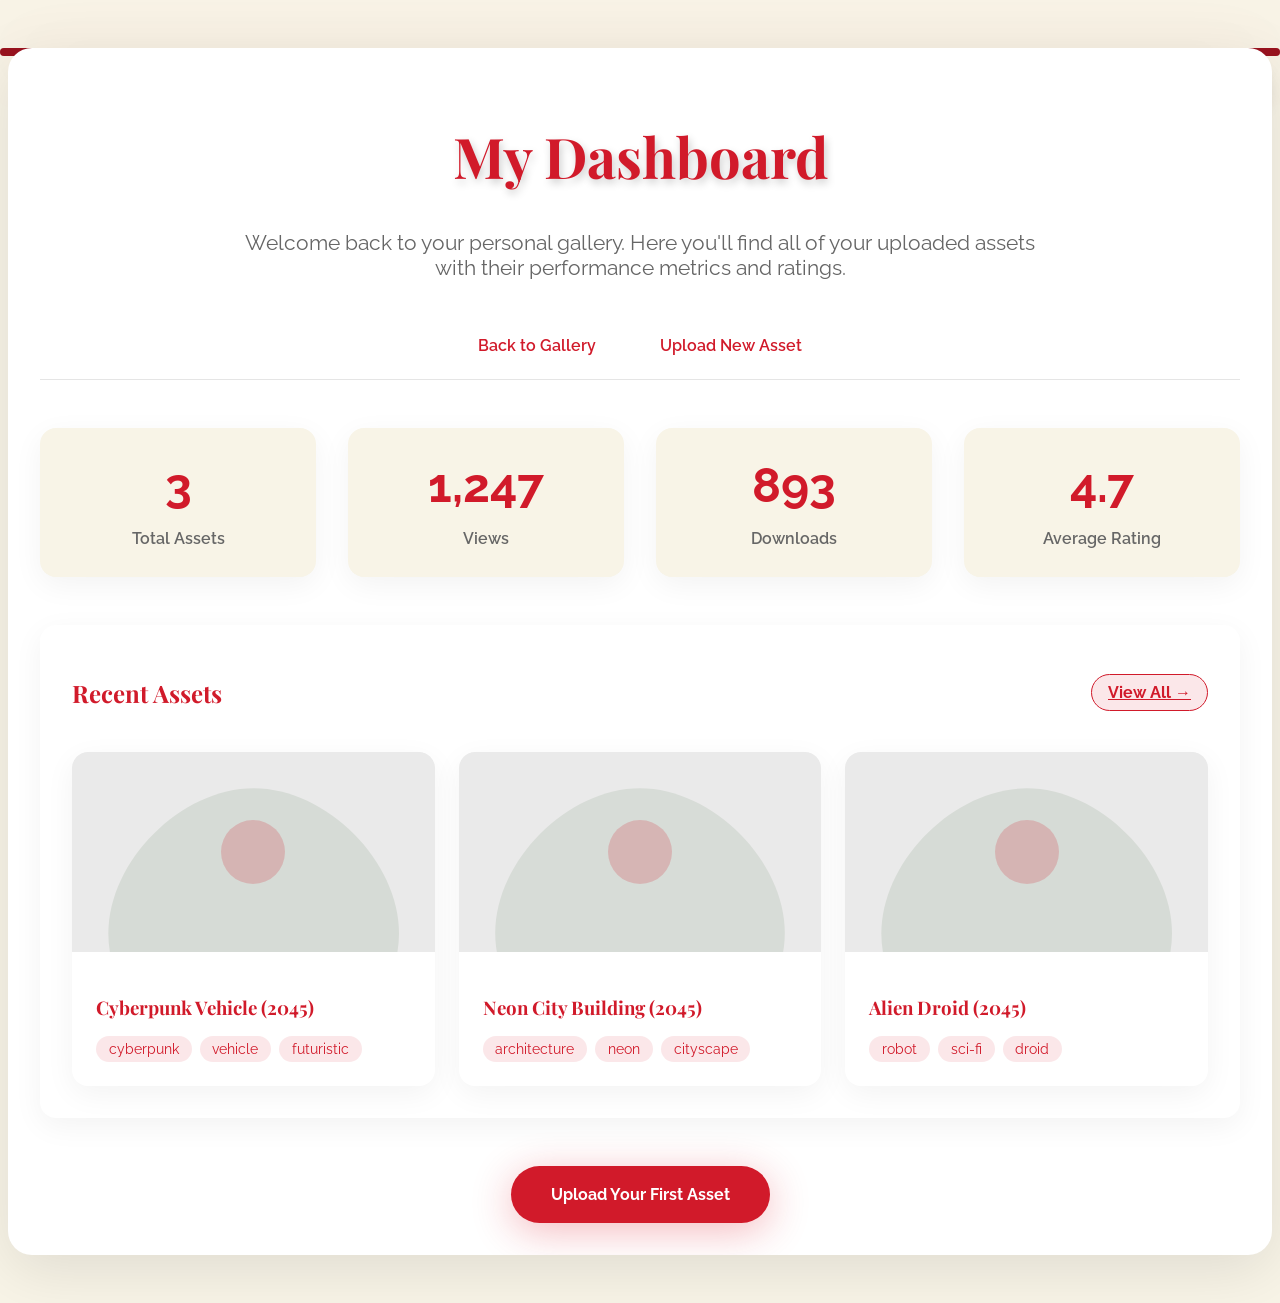
<file: upload.html>
<!DOCTYPE html>
<html lang="en">
<head>
    <meta charset="UTF-8" />
    <meta name="viewport" content="width=device-width, initial-scale=1.0"/>
    <title>My Dashboard - The Grand Gallery</title>
    <link href="https://fonts.googleapis.com/css2?family=Playfair+Display:wght@400;700&family=Raleway:wght@300;400;600&display=swap" rel="stylesheet"/>
    <style>
        :root {
            --primary-red: #d11a2a;
            --accent-green: #2e5b29;
            --wood-light: #f8f4e7;
            --text-primary: #333;
            --text-secondary: #666;
        }
        
        body {
            margin: 0;
            padding: 0;
            font-family: 'Raleway', sans-serif;
            background-color: var(--wood-light);
            color: var(--text-primary);
            transition: all 0.4s ease;
            position: relative;
        }

        /* Red carpet element */
        .red-carpet {
            position: absolute;
            width: 100%;
            height: 8px;
            background-color: var(--primary-red);
            top: 0;
            left: 0;
            z-index: 1;
            border-radius: 20px;
            box-shadow: inset 0 -5px 40px rgba(0,0,0,0.3), 
                        0 0 80px rgba(217, 26, 42, 0.2);
        }

        /* Main container with sharp edges */
        .main-container {
            position: relative;
            z-index: 2;
            max-width: 1200px;
            margin: 3rem auto;
            padding: 2rem;
            background-color: white;
            border-radius: 24px;
            box-shadow: 0 15px 60px rgba(0,0,0,0.1);
            overflow: hidden;
        }

        /* Header section */
        .header {
            text-align: center;
            margin-bottom: 2rem;
            position: relative;
        }
        
        .header h1 {
            font-family: 'Playfair Display', serif;
            font-size: 3.5rem;
            font-weight: 700;
            color: var(--primary-red);
            text-shadow: 2px 4px 8px rgba(0,0,0,0.2);
        }
        
        .header p {
            font-family: 'Raleway', sans-serif;
            font-size: 1.3rem;
            margin-top: 0.5rem;
            color: var(--text-secondary);
            max-width: 800px;
            margin-left: auto;
            margin-right: auto;
        }

        /* Dashboard metrics section */
        .dashboard-metrics {
            display: grid;
            grid-template-columns: repeat(auto-fit, minmax(240px, 1fr));
            gap: 2rem;
            margin-bottom: 3rem;
        }
        
        .metric-card {
            padding: 1.8rem;
            background-color: var(--wood-light);
            border-radius: 16px;
            box-shadow: 0 8px 30px rgba(0,0,0,0.05);
            text-align: center;
            transition: transform 0.4s ease, box-shadow 0.4s ease;
        }
        
        .metric-card:hover {
            transform: translateY(-5px) scale(1.02);
            box-shadow: 0 18px 60px rgba(0,0,0,0.1);
        }
        
        .metric-number {
            font-size: 3rem;
            font-weight: bold;
            color: var(--primary-red);
            margin-bottom: 1rem;
        }
        
        .metric-label {
            font-family: 'Raleway', sans-serif;
            font-weight: 600;
            color: var(--text-secondary);
        }

        /* Recent assets section */
        .recent-assets {
            background-color: white;
            padding: 2rem;
            border-radius: 16px;
            box-shadow: 0 8px 30px rgba(0,0,0,0.05);
            margin-bottom: 3rem;
        }
        
        .assets-header {
            display: flex;
            justify-content: space-between;
            align-items: center;
            margin-bottom: 1.5rem;
        }
        
        .assets-header h2 {
            font-family: 'Playfair Display', serif;
            font-weight: 700;
            color: var(--primary-red);
        }
        
        .view-all {
            background-color: rgba(217, 26, 42, 0.1);
            border: 1px solid var(--primary-red);
            padding: 0.5rem 1rem;
            border-radius: 30px;
            color: var(--primary-red);
            font-weight: bold;
            cursor: pointer;
            transition: all 0.3s ease;
        }
        
        .view-all:hover {
            background-color: var(--primary-red);
            color: white;
        }

        /* Asset cards */
        .assets-grid {
            display: grid;
            grid-template-columns: repeat(auto-fit, minmax(280px, 1fr));
            gap: 1.5rem;
        }
        
        .asset-card {
            border-radius: 16px;
            overflow: hidden;
            box-shadow: 0 8px 30px rgba(0,0,0,0.05);
            transition: transform 0.4s ease, box-shadow 0.4s ease;
        }
        
        .asset-card:hover {
            transform: translateY(-10px) scale(1.02);
            box-shadow: 0 20px 80px rgba(0,0,0,0.15);
        }
        
        .asset-preview {
            height: 200px;
            background-color: #eaeaea;
            position: relative;
            overflow: hidden;
        }
        
        .asset-preview::before {
            content: '';
            position: absolute;
            top: 0;
            left: 0;
            right: 0;
            bottom: 0;
            background-image: url('data:image/svg+xml;utf8,<svg xmlns="http://www.w3.org/2000/svg" viewBox="0 0 100 100"><path d="M50,10 C70,10 90,30 90,50 C90,70 70,90 50,90 C30,90 10,70 10,50 C10,30 30,10 50,10 Z" fill="%232e5b29"/></svg>');
            background-size: cover;
            opacity: 0.1;
        }
        
        .asset-info {
            padding: 1.5rem;
        }
        
        .asset-title {
            font-family: 'Playfair Display', serif;
            font-weight: 700;
            color: var(--primary-red);
            margin-bottom: 0.5rem;
        }
        
        .asset-tags {
            display: flex;
            gap: 0.5rem;
            margin-top: 1rem;
            flex-wrap: wrap;
        }
        
        .asset-tag {
            background-color: rgba(217, 26, 42, 0.1);
            color: var(--primary-red);
            padding: 0.3rem 0.8rem;
            border-radius: 30px;
            font-size: 0.85rem;
        }

        /* Navigation */
        nav {
            display: flex;
            justify-content: center;
            gap: 2rem;
            margin-bottom: 3rem;
            padding: 1rem 0;
            border-bottom: 1px solid rgba(0,0,0,0.1);
        }
        
        nav a {
            text-decoration: none;
            font-weight: 600;
            color: var(--primary-red);
            position: relative;
            transition: all 0.3s ease;
            padding: 0.5rem 1rem;
            border-radius: 24px;
        }
        
        nav a::after {
            content: '';
            position: absolute;
            bottom: -8px;
            left: 50%;
            transform: translateX(-50%);
            width: 0;
            height: 3px;
            background-color: var(--accent-green);
            transition: all 0.4s ease;
        }
        
        nav a:hover {
            color: #fff;
            background-color: var(--primary-red);
            font-weight: 700;
        }
        
        nav a:hover::after {
            width: 100%;
        }

        /* Theme toggle */
        .theme-toggle {
            position: absolute;
            top: 1rem;
            right: 1rem;
            background-color: rgba(255,255,25;255,0.9);
            border-radius: 30px;
            padding: 0.8rem 1.2rem;
            box-shadow: 0 4px 20px rgba(0,0,0,0.2);
            cursor: pointer;
            font-weight: bold;
            color: var(--primary-red);
            transition: all 0.3s ease;
        }
        
        .theme-toggle:hover {
            background-color: rgba(255,255,255,1);
            transform: translateY(-2px);
        }

        /* Spruce wood decorative elements */
        .wood-decoration {
            position: absolute;
            z-index: 0;
            opacity: 0.3;
        }
        
        .wood-decoration-1 { top: -10%; left: 10%; transform: rotate(45deg); }
        .wood-decoration-2 { bottom: -15%; right: 15%; transform: rotate(-30deg); }
        .wood-decoration-3 { top: 80%; left: 20%; transform: rotate(60deg); }

        /* Responsive adjustments */
        @media (max-width: 768px) {
            .dashboard-metrics {
                grid-template-columns: 1fr;
            }
            
            nav {
                flex-wrap: wrap;
                gap: 0.8rem;
            }
            
            .assets-grid {
                grid-template-columns: 1fr;
            }
        }

        /* Animations */
        @keyframes fadeInUp {
            from { opacity: 0; transform: translateY(30px); }
            to { opacity: 1; transform: translateY(0); }
        }
        
        .animated-element {
            animation: fadeInUp 2s ease-in-out;
        }

        /* Dark mode styling */
        body.dark-mode {
            background-color: #1a1a1a;
            color: #e0e0e0;
        }
        
        body.dark-mode .red-carpet {
            background-color: rgba(217, 26, 42, 0.3);
        }

        /* Add subtle animations to elements */
        .asset-preview::after {
            content: '';
            position: absolute;
            top: 50%;
            left: 50%;
            width: 80px;
            height: 80px;
            background-image: url('data:image/svg+xml;utf8,<svg xmlns="http://www.w3.org/2000/svg" viewBox="0 0 100 100"><circle cx="50" cy="50" r="40" fill="%23d11a2a" opacity="0.2"/></svg>');
            background-size: cover;
            border-radius: 50%;
            transform: translate(-50%, -50%);
            z-index: 0;
        }
    </style>
</head>
<body>
    <!-- Red carpet element -->
    <div class="red-carpet"></div>

    <!-- Spruce wood decorative elements -->
    <div class="wood-decoration wood-decoration-1"></div>
    <div class="wood-decoration wood-decoration-2"></div>
    <div class="wood-decoration wood-decoration-3"></div>

    <!-- Theme toggle button -->
    <button class="theme-toggle" onclick="toggleDarkMode()">Toggle Dark Mode</button>

    <!-- Main content container -->
    <div class="main-container">
        <header class="header">
            <h1>My Dashboard</h1>
            <p>Welcome back to your personal gallery. Here you'll find all of your uploaded assets with their performance metrics and ratings.</p>
        </header>

        <!-- Navigation -->
        <nav>
            <a href="home.html">Back to Gallery</a>
            <a href="upload.html">Upload New Asset</a>
        </nav>

        <!-- Dashboard metrics section -->
        <div class="dashboard-metrics">
            <div class="metric-card">
                <div class="metric-number">3</div>
                <div class="metric-label">Total Assets</div>
            </div>
            
            <div class="metric-card">
                <div class="metric-number">1,247</div>
                <div class="metric-label">Views</div>
            </div>
            
            <div class="metric-card">
                <div class="metric-number">893</div>
                <div class="metric-label">Downloads</div>
            </div>
            
            <div class="metric-card">
                <div class="metric-number">4.7</div>
                <div class="metric-label">Average Rating</div>
            </div>
        </div>

        <!-- Recent assets section -->
        <div class="recent-assets">
            <div class="assets-header">
                <h2>Recent Assets</h2>
                <a href="explore.html" class="view-all">View All →</a>
            </div>
            
            <div class="assets-grid">
                <!-- Asset card 1 -->
                <div class="asset-card">
                    <div class="asset-preview"></div>
                    <div class="asset-info">
                        <h3 class="asset-title">Cyberpunk Vehicle (2045)</h3>
                        <div class="asset-tags">
                            <span class="asset-tag">cyberpunk</span>
                            <span class="asset-tag">vehicle</span>
                            <span class="asset-tag">futuristic</span>
                        </div>
                    </div>
                </div>
                
                <!-- Asset card 2 -->
                <div class="asset-card">
                    <div class="asset-preview"></div>
                    <div class="asset-info">
                        <h3 class="asset-title">Neon City Building (2045)</h3>
                        <div class="asset-tags">
                            <span class="asset-tag">architecture</span>
                            <span class="asset-tag">neon</span>
                            <span class="asset-tag">cityscape</span>
                        </div>
                    </div>
                </div>
                
                <!-- Asset card 3 -->
                <div class="asset-card">
                    <div class="asset-preview"></div>
                    <div class="asset-info">
                        <h3 class="asset-title">Alien Droid (2045)</h3>
                        <div class="asset-tags">
                            <span class="asset-tag">robot</span>
                            <span class="asset-tag">sci-fi</span>
                            <span class="asset-tag">droid</span>
                        </div>
                    </div>
                </div>
            </div>
        </div>

        <!-- Call to action -->
        <div style="text-align: center; margin-top: 2rem;">
            <a href="upload.html" style="display: inline-block; padding: 1.2rem 2.5rem; background-color: var(--primary-red); color: white; text-decoration: none; font-weight: bold; border-radius: 30px; box-shadow: 0 8px 40px rgba(217, 26, 42, 0.3); transition: all 0.4s ease;">
                Upload Your First Asset
            </a>
        </div>
    </div>

    <script>
        // Toggle dark mode function
        function toggleDarkMode() {
            const body = document.body;
            
            if (body.classList.contains('dark-mode')) {
                body.classList.remove('dark-mode');
                body.style.backgroundColor = 'var(--wood-light)';
                body.style.color = var(--text-primary);
                
                // Update theme toggle text
                document.querySelector('.theme-toggle').textContent = "Toggle Dark Mode";
                
                // Change red carpet color to original
                const redCarpet = document.querySelector('.red-carpet');
                redCarpet.style.backgroundColor = 'var(--primary-red)';
            } else {
                body.classList.add('dark-mode');
                body.style.backgroundColor = '#1a1a1a';
                body.style.color = '#e0e0e0';
                
                // Update theme toggle text
                document.querySelector('.theme-toggle').textContent = "Toggle Light Mode";
                
                // Change red carpet color to dark mode variant
                const redCarpet = document.querySelector('.red-carpet');
                redCarpet.style.backgroundColor = 'rgba(217, 26, 42, 0.3)';
            }
        }

        // Add smooth scroll to anchor links in nav
        document.querySelectorAll('nav a').forEach(link => {
            link.addEventListener('click', function(e) {
                e.preventDefault();
                
                const target = this.getAttribute('href');
                if (target === '#') return;
                
                const element = document.querySelector(target);
                if (element) {
                    window.scrollTo({
                        top: element.offsetTop - 80,
                        behavior: 'smooth'
                    });
                }
            });
        });

        // Add a subtle animation to the header text
        setTimeout(() => {
            const h1 = document.querySelector('.header h1');
            h1.style.animation = 'fadeInUp 2s ease-in-out';
            
            const p = document.querySelector('.header p');
            p.style.animation = 'fadeInUp 2.5s ease-in-out 0.3s both';
        }, 100);

        // Add animation to dashboard metrics
        const metricCards = document.querySelectorAll('.metric-card');
        
        metricCards.forEach((card, index) => {
            card.style.opacity = '0';
            card.style.transform = 'translateY(20px)';
            
            setTimeout(() => {
                card.style.transition = 'all 0.6s ease';
                card.style.opacity = '1';
                card.style.transform = 'translateY(0)';
            }, index * 300);
        });

        // Add animation to recent assets section
        const recentAssets = document.querySelector('.recent-assets');
        
        setTimeout(() => {
            recentAssets.style.animation = 'fadeInUp 2s ease-in-out';
        }, 400);

        // Add a subtle animation to the navigation links
        const navLinks = document.querySelectorAll('nav a');
        
        navLinks.forEach((link, index) => {
            link.addEventListener('mouseenter', () => {
                link.style.transform = 'scale(1.05)';
                link.style.boxShadow = '0 6px 25px rgba(217, 26, 42, 0.3)';
            });
            
            link.addEventListener('mouseleave', () => {
                link.style.transform = '';
                link.style.boxShadow = '';
            });
        });

        // Add a subtle animation to the wood decorations
        const woodDecorations = document.querySelectorAll('.wood-decoration');
        
        woodDecorations.forEach((decor, index) => {
            setTimeout(() => {
                decor.style.opacity = '0.4';
                
                // Make it slightly move with subtle animation
                decor.style.animation = `float ${5 + (index * 2)}s ease-in-out infinite`;
            }, index * 1000);
        });

        // Add a custom CSS keyframe for the float animation
        const styleTag = document.createElement('style');
        styleTag.innerHTML = `
            @keyframes float {
                0%, 100% { transform: translateY(0); }
                50% { transform: translateY(-2px) rotate(3deg); }
            }
        `;
        
        document.head.appendChild(styleTag);

        // Add a subtle animation to the red carpet
        const redCarpet = document.querySelector('.red-carpet');
        
        setInterval(() => {
            redCarpet.style.animation = 'pulse 2s ease-in-out';
            
            setTimeout(() => {
                redCarpet.style.animation = '';
            }, 1000);
        }, 5000);

        // Add click animations to buttons
        document.querySelectorAll('button').forEach(button => {
            button.addEventListener('click', () => {
                button.style.transform = 'scale(1.05)';
                button.style.boxShadow = '0 8px 30px rgba(217, 26, 42, 0.3)';
                
                setTimeout(() => {
                    button.style.transform = '';
                    button.style.boxShadow = '';
                }, 200);
            });
        });

    </script>
</body>
</html>
</file>
